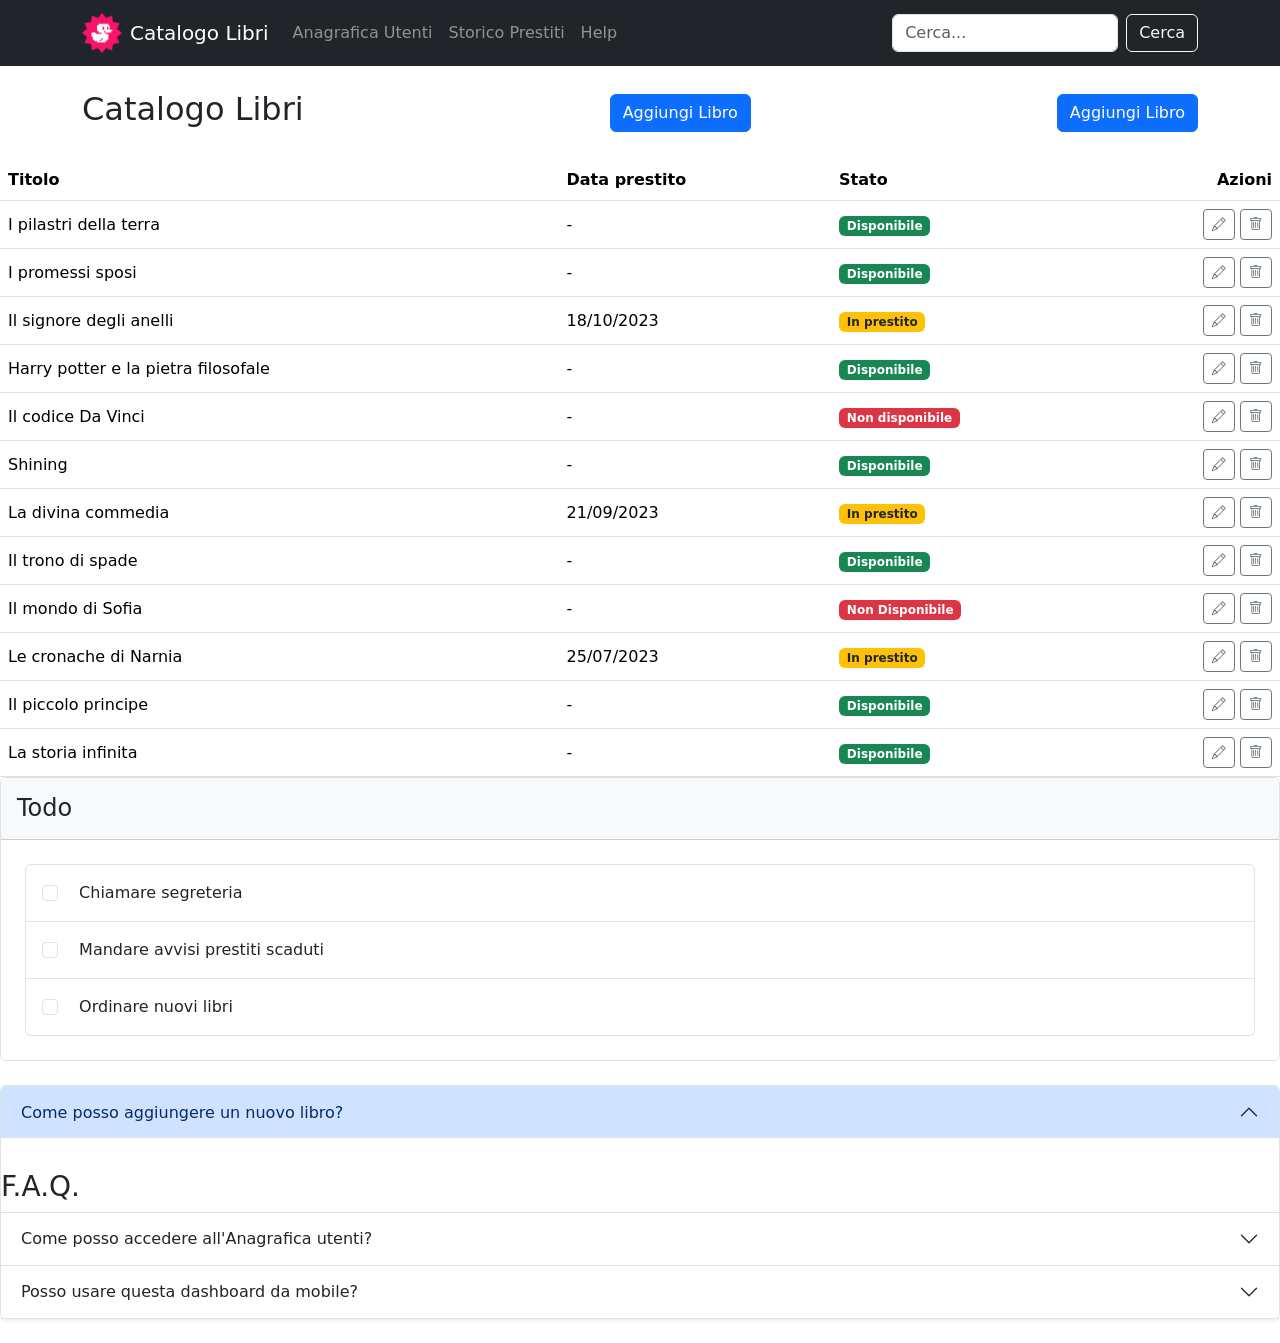
<file: index.html>
<!DOCTYPE html>
<html lang="it">

<head>
    <meta charset="UTF-8">
    <meta name="viewport" content="width=device-width, initial-scale=1.0">
    <title>html-css-bootstrap-dashboard</title>
    <!--collegamento con bootstrap-->
    <link href="https://cdn.jsdelivr.net/npm/bootstrap@5.3.3/dist/css/bootstrap.min.css" rel="stylesheet">
    <link rel="stylesheet" href="https://cdn.jsdelivr.net/npm/bootstrap-icons@1.11.1/font/bootstrap-icons.css">
    <link rel="stylesheet" href="./styles/index.css"> <!--collegato con css-->
</head>

<body>
    <header> <!--con navbar-expand-lg: tieni chiuso menù fino a schermo desktop-->

        <nav class="navbar  navbar-expand-lg navbar-dark bg-dark"> <!--colore dark alla navbar -->
            <div class="container"> <!--contenitore dove inserire tutto-->

                <a class="navbar-brand d-flex align-items-center" href="#">
                    <img class="img me-2" src="./img/duck.png" alt="paperella motivazionale">

                    <span class="d-none d-lg-block text-white">Catalogo Libri</span>
                </a>
                <!--inserire bottone finto delle impostazioni-->
                <button class="navbar-toggler" type="button" data-bs-toggle="collapse" data-bs-target="#menuMobile">
                    <span class="navbar-toggler-icon"></span>
                </button>
                <div class="collapse navbar-collapse" id="menuMobile"> <!--classe che nasconde -->
                    <!--navbar nav dice che ul non è una lista ma menu di navigazione-->
                    <ul class="navbar-nav me-auto mb-2 mb-lg-0">
                        <li class="nav-item">
                            <a class="nav-link text-white-50" href="#">Anagrafica Utenti</a>
                        </li>
                        <li class="nav-item">
                            <a class="nav-link text-white-50" href="#">Storico Prestiti</a>
                        </li>
                        <li class="nav-item">
                            <a class="nav-link text-white-50" href="#">Help</a>
                        </li>
                    </ul>

                    <form class="d-flex">
                        <input class="form-control me-2" type="search" placeholder="Cerca...">
                        <button class="btn btn-outline-light" type="submit">Cerca</button>
                    </form>

                </div>
            </div>
        </nav>
    </header>
    <!--container crea un contenitore invisibile per non attaccare testo con parte sopra-->
    <main class="container mt-4"> <!-- creo main contenitore con margintop per dare spazio. -->
        <div class="d-flex justify-content-between align-items-center mb-4">
            <!-- display flex e con justify content-between : prendi due elementi e mettili più lontano possibile.
            mb margin bottom ovvero margine sotto.-->
            <h2>Catalogo Libri</h2>
            <button class="btn btn-primary">Aggiungi Libro</button> <!--btn rende bottone cliccabile-->
            <!--btn primary rende colore blu come da screen.-->
            <a href="./new-book.html" class="btn btn-primary">Aggiungi Libro</a>
        </div>
    </main>
    <div class="table-responsive bg-white rounded shadow-sm mb-4">

        <table class="table table-straped table-hover align-middle mb-0">

            <thead>
                <tr>
                    <th>Titolo</th>

                    <th class="d-none d-md-table-cell">Data prestito</th>

                    <th>Stato</th>
                    <th class="text-end">Azioni</th>
                </tr>
            </thead>

            <tbody>

                <tr>
                    <td>I pilastri della terra</td>

                    <td class="d-none d-md-table-cell">-</td>

                    <td><span class="badge bg-success">Disponibile</span></td>

                    <td class="text-end">
                        <button class="btn btn-sm btn-outline-secondary"><i class="bi bi-pencil"></i></button>
                        <button class="btn btn-sm btn-outline-secondary"><i class="bi bi-trash"></i></button>
                    </td>
                </tr>
                <tr>
                    <td>I promessi sposi</td>

                    <td class="d-none d-md-table-cell">-</td>

                    <td><span class="badge bg-success">Disponibile</span></td>

                    <td class="text-end">
                        <button class="btn btn-sm btn-outline-secondary"><i class="bi bi-pencil"></i></button>
                        <button class="btn btn-sm btn-outline-secondary"><i class="bi bi-trash"></i></button>
                    </td>
                </tr>
                <tr>
                    <td>Il signore degli anelli</td>
                    <td class="d-none d-md-table-cell">18/10/2023</td>

                    <td><span class="badge bg-warning text-dark">In prestito</span></td>

                    <td class="text-end">
                        <button class="btn btn-sm btn-outline-secondary"><i class="bi bi-pencil"></i></button>
                        <button class="btn btn-sm btn-outline-secondary"><i class="bi bi-trash"></i></button>
                    </td>
                </tr>
                <tr>
                    <td>Harry potter e la pietra filosofale</td>

                    <td class="d-none d-md-table-cell">-</td>

                    <td><span class="badge bg-success">Disponibile</span></td>

                    <td class="text-end">
                        <button class="btn btn-sm btn-outline-secondary"><i class="bi bi-pencil"></i></button>
                        <button class="btn btn-sm btn-outline-secondary"><i class="bi bi-trash"></i></button>
                    </td>
                </tr>
                <tr>
                    <td>Il codice Da Vinci</td>
                    <td class="d-none d-md-table-cell">-</td>

                    <td><span class="badge bg-danger">Non disponibile</span></td>

                    <td class="text-end">
                        <button class="btn btn-sm btn-outline-secondary"><i class="bi bi-pencil"></i></button>
                        <button class="btn btn-sm btn-outline-secondary"><i class="bi bi-trash"></i></button>
                    </td>
                </tr>
                <tr>
                    <td>Shining</td>

                    <td class="d-none d-md-table-cell">-</td>

                    <td><span class="badge bg-success">Disponibile</span></td>

                    <td class="text-end">
                        <button class="btn btn-sm btn-outline-secondary"><i class="bi bi-pencil"></i></button>
                        <button class="btn btn-sm btn-outline-secondary"><i class="bi bi-trash"></i></button>
                    </td>
                </tr>
                <td>La divina commedia</td>
                <td class="d-none d-md-table-cell">21/09/2023</td>

                <td><span class="badge bg-warning text-dark">In prestito</span></td>

                <td class="text-end">
                    <button class="btn btn-sm btn-outline-secondary"><i class="bi bi-pencil"></i></button>
                    <button class="btn btn-sm btn-outline-secondary"><i class="bi bi-trash"></i></button>
                </td>
                </tr>

                <tr>
                    <td>Il trono di spade</td>

                    <td class="d-none d-md-table-cell">-</td>

                    <td><span class="badge bg-success">Disponibile</span></td>

                    <td class="text-end">
                        <button class="btn btn-sm btn-outline-secondary"><i class="bi bi-pencil"></i></button>
                        <button class="btn btn-sm btn-outline-secondary"><i class="bi bi-trash"></i></button>
                    </td>
                </tr>
                <tr>
                    <td>Il mondo di Sofia</td>

                    <td class="d-none d-md-table-cell">-</td>

                    <td><span class="badge bg-danger">Non Disponibile</span></td>

                    <td class="text-end">
                        <button class="btn btn-sm btn-outline-secondary"><i class="bi bi-pencil"></i></button>
                        <button class="btn btn-sm btn-outline-secondary"><i class="bi bi-trash"></i></button>
                    </td>
                </tr>
                <tr>
                    <td>Le cronache di Narnia</td>

                    <td class="d-none d-md-table-cell">25/07/2023</td>

                    <td><span class="badge bg-warning text-dark">In prestito</span></td>

                    <td class="text-end">
                        <button class="btn btn-sm btn-outline-secondary"><i class="bi bi-pencil"></i></button>
                        <button class="btn btn-sm btn-outline-secondary"><i class="bi bi-trash"></i></button>
                    </td>
                </tr>
                <tr>
                    <td>Il piccolo principe</td>

                    <td class="d-none d-md-table-cell">-</td>

                    <td><span class="badge bg-success">Disponibile</span></td>

                    <td class="text-end">
                        <button class="btn btn-sm btn-outline-secondary"><i class="bi bi-pencil"></i></button>
                        <button class="btn btn-sm btn-outline-secondary"><i class="bi bi-trash"></i></button>
                    </td>
                </tr>
                <tr>
                    <td>La storia infinita</td>

                    <td class="d-none d-md-table-cell">-</td>

                    <td><span class="badge bg-success">Disponibile</span></td>

                    <td class="text-end">
                        <button class="btn btn-sm btn-outline-secondary"><i class="bi bi-pencil"></i></button>
                        <button class="btn btn-sm btn-outline-secondary"><i class="bi bi-trash"></i></button>
                    </td>
                </tr>
            </tbody>
        </table>
        <div class="card mb-4 border">

            <div class="card-header bg-light py-3">
                <h3 class="m-0 fs-4">Todo</h3>
            </div>

            <div class="card-body p-4">

                <ul class="list-group">

                    <li class="list-group-item py-3">
                        <input class="form-check-input me-3" type="checkbox" value="" id="todo1">
                        <label class="form-check-label" for="todo1">Chiamare segreteria</label>
                    </li>

                    <li class="list-group-item py-3">
                        <input class="form-check-input me-3" type="checkbox" value="" id="todo2">
                        <label class="form-check-label" for="todo2">Mandare avvisi prestiti scaduti</label>
                    </li>

                    <li class="list-group-item py-3">
                        <input class="form-check-input me-3" type="checkbox" value="" id="todo3">
                        <label class="form-check-label" for="todo3">Ordinare nuovi libri</label>
                    </li>

                </ul>

            </div>
        </div>
        <div class="accordion" id="accordionExample">
            <div class="accordion-item">
                <h2 class="accordion-header">
                    <button class="accordion-button" type="button" data-bs-toggle="collapse"
                        data-bs-target="#collapseOne" aria-expanded="true" aria-controls="collapseOne">
                        Come posso aggiungere un nuovo libro?
                    </button>
                </h2>
                <div id="collapseOne" class="accordion-collapse collapse show" data-bs-parent="#accordionExample">
                    <div class="accordion-body">

                    </div>
                </div>
                <h3>F.A.Q.</h3>
            </div>
            <div class="accordion-item">
                <h2 class="accordion-header">
                    <button class="accordion-button collapsed" type="button" data-bs-toggle="collapse"
                        data-bs-target="#collapseTwo" aria-expanded="false" aria-controls="collapseTwo">
                        Come posso accedere all'Anagrafica utenti?
                    </button>
                </h2>
                <div id="collapseTwo" class="accordion-collapse collapse" data-bs-parent="#accordionExample">
                    <div class="accordion-body">
                    
                    </div>
                </div>
            </div>
            <div class="accordion-item">
                <h2 class="accordion-header">
                    <button class="accordion-button collapsed" type="button" data-bs-toggle="collapse"
                        data-bs-target="#collapseThree" aria-expanded="false" aria-controls="collapseThree">
                       Posso usare questa dashboard da mobile?
                    </button>
                </h2>
                <div id="collapseThree" class="accordion-collapse collapse" data-bs-parent="#accordionExample">
                   
                </div>
            </div>
        </div>
    </div>
    <script src="https://cdn.jsdelivr.net/npm/bootstrap@5.3.3/dist/js/bootstrap.bundle.min.js"></script>
</body>

</html>
</file>
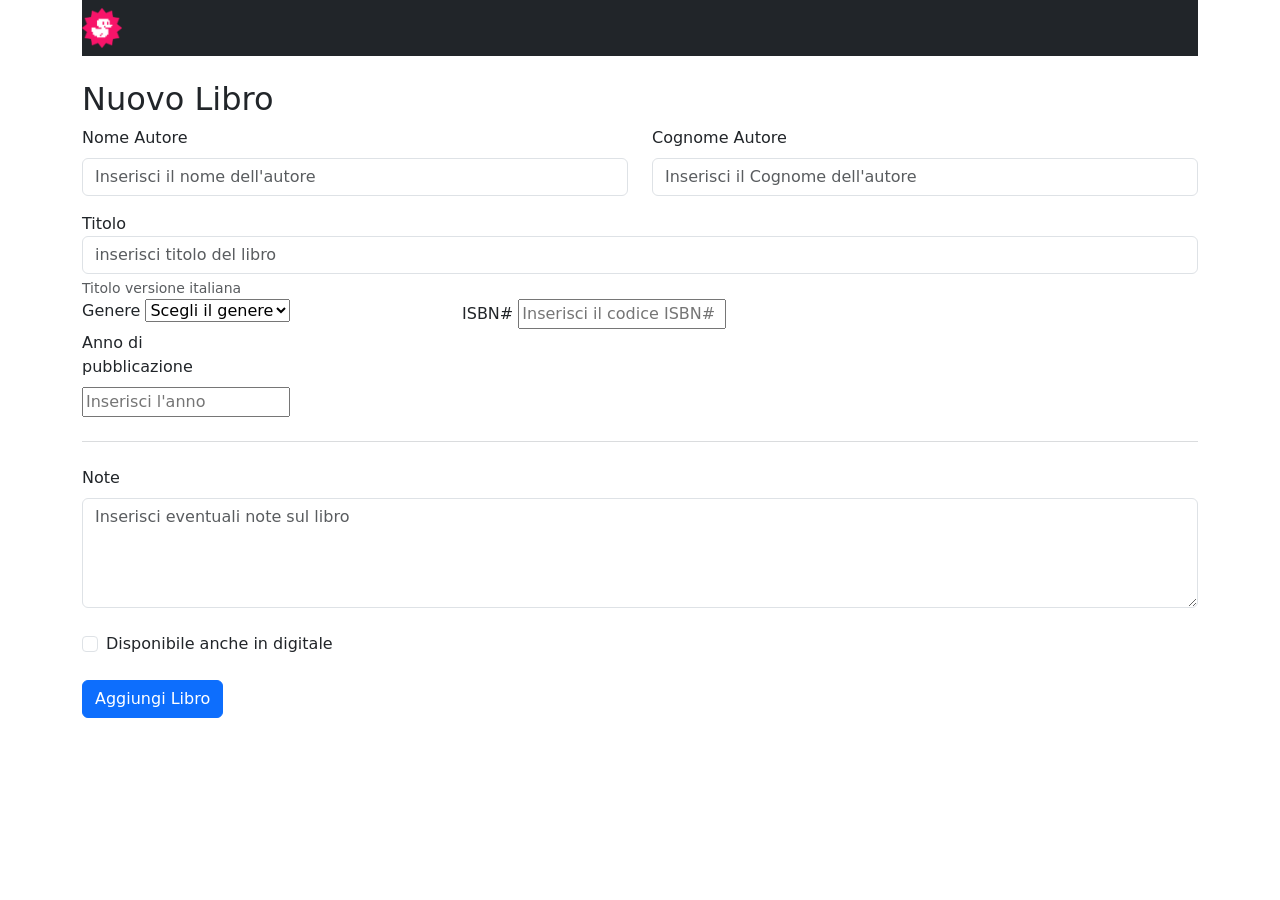
<file: new-book.html>
<!DOCTYPE html>
<html lang="it">

<head>
    <meta charset="UTF-8">
    <meta name="viewport" content="width=device-width, initial-scale=1.0">
    <title>new-book</title>
    <link href="https://cdn.jsdelivr.net/npm/bootstrap@5.3.3/dist/css/bootstrap.min.css" rel="stylesheet">
    <link rel="stylesheet" href="https://cdn.jsdelivr.net/npm/bootstrap-icons@1.11.1/font/bootstrap-icons.css">
    <link rel="stylesheet" href="./styles/index.css">
</head>
<header>
    <div class="container"> <!--contenitore dove inserire tutto-->
        <nav class="navbar  navbar-expand-lg navbar-dark bg-dark">
            <img src="./img/duck.png" alt="paperella motivazionale">
            <button class="navbar-toggler" type="button" data-bs-toggle="collapse" data-bs-target="#menuMobile">
                <span class="navbar-toggler-icon"></span>
            </button>
        </nav>
    </div>
    <main class="container mt-4">
        <h2>Nuovo Libro</h2>

        <form action="">
            <div class="row mb-3">

                <div class="col-12 col-md-6">
                    <label for="nome" class="form-label">Nome Autore</label>
                    <input type="text" id="nome" class="form-control" placeholder="Inserisci il nome dell'autore">
                </div>

                <div class="col-12 col-md-6">
                    <label for="nome" class="form-label">Cognome Autore</label>
                    <input type="text" id="nome" class="form-control" placeholder="Inserisci il Cognome dell'autore">
                </div>
            </div>
            <div class="col-12"> <!--form label : ma l'etichetta di un form.-->
                <label for="Titolo" form="label">Titolo</label>
                <input type="text" id="Titolo" class="form-control" placeholder="inserisci titolo del libro">
                <div class="form-text">Titolo versione italiana</div> <!--commento sotto a titolo-->
            </div>
            <div class="row mb-4">

                <div class=" col-12 col-lg-4">
                    <label for="Genere" class="form-label">Genere</label>
                    <select name="Genere" id="Genere">
                        <option selected>Scegli il genere</option>
                        <option value="1">Romanzo</option>
                        <option value="2">Fumetto</option>
                        <option value="3">Saggio</option>
                    </select>

                    <div class="col-12 col-md-4 mb-3 mb-md-0">
                        <label for="Anno" class="form-label">Anno di pubblicazione</label>
                        <input type="number" name="Anno" id="Anno" placeholder="Inserisci l'anno">
                    </div>
                </div>
                <div class="col-12 col-md-4">
                    <label for="ISBN#">ISBN#</label>
                    <input type="text" name="password" id="password" placeholder="Inserisci il codice ISBN#">
                </div>
            </div>
            <hr class="my-4 text-secondary">

            <div class="row mb-4">
                <div class="col-12">
                    <label for="note" class="form-label">Note</label>
                    <textarea id="note" class="form-control" rows="4"
                        placeholder="Inserisci eventuali note sul libro"></textarea>
                </div>
            </div>

            <div class="form-check mb-4">
                <input type="checkbox" id="digitale" class="form-check-input">
                <label for="digitale" class="form-check-label">Disponibile anche in digitale</label>
            </div>

            <button type="submit" class="btn btn-primary">Aggiungi Libro</button>
        </form>
    </main>
</header>

<body>
    <script src="https://cdn.jsdelivr.net/npm/bootstrap@5.3.3/dist/js/bootstrap.bundle.min.js"></script>
</body>

</html>
</file>
<file: styles/index.css>
img {
    width: 40px; /*grandezza alla paperella*/
}
</file>
